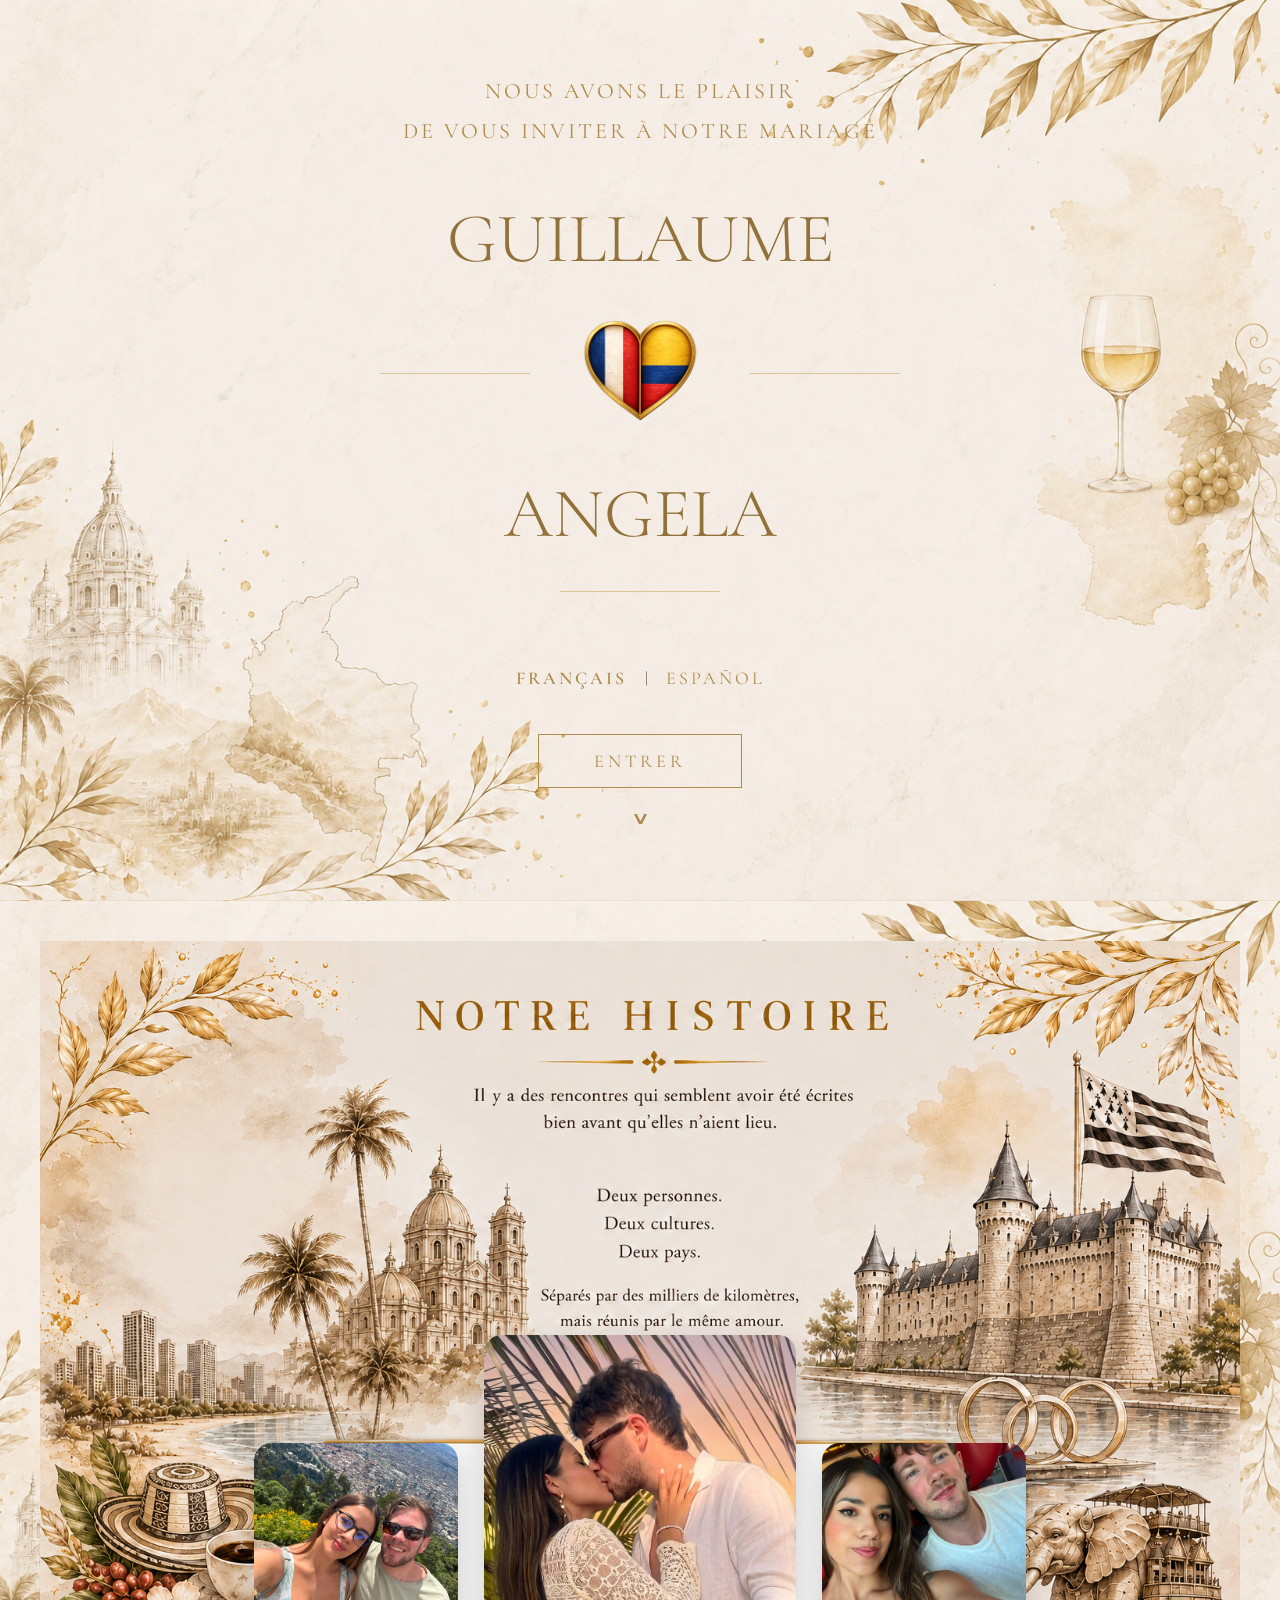
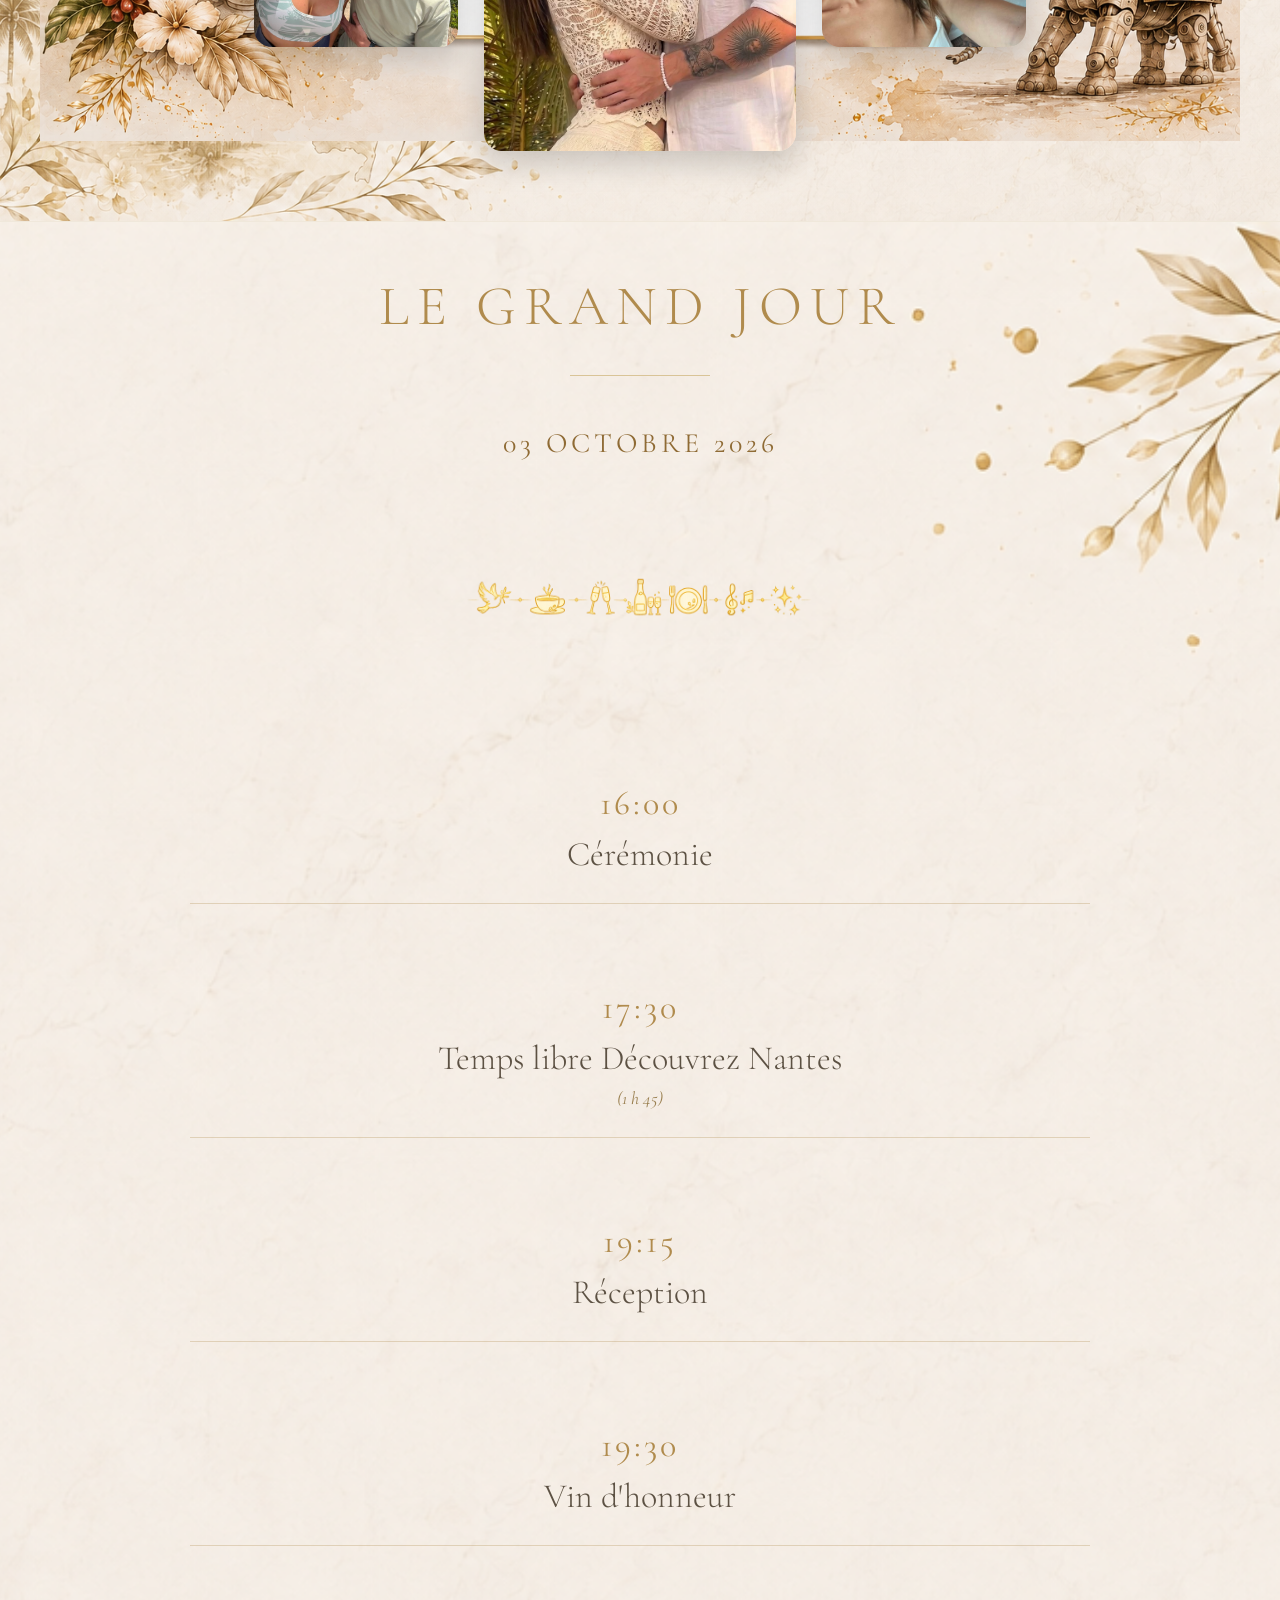
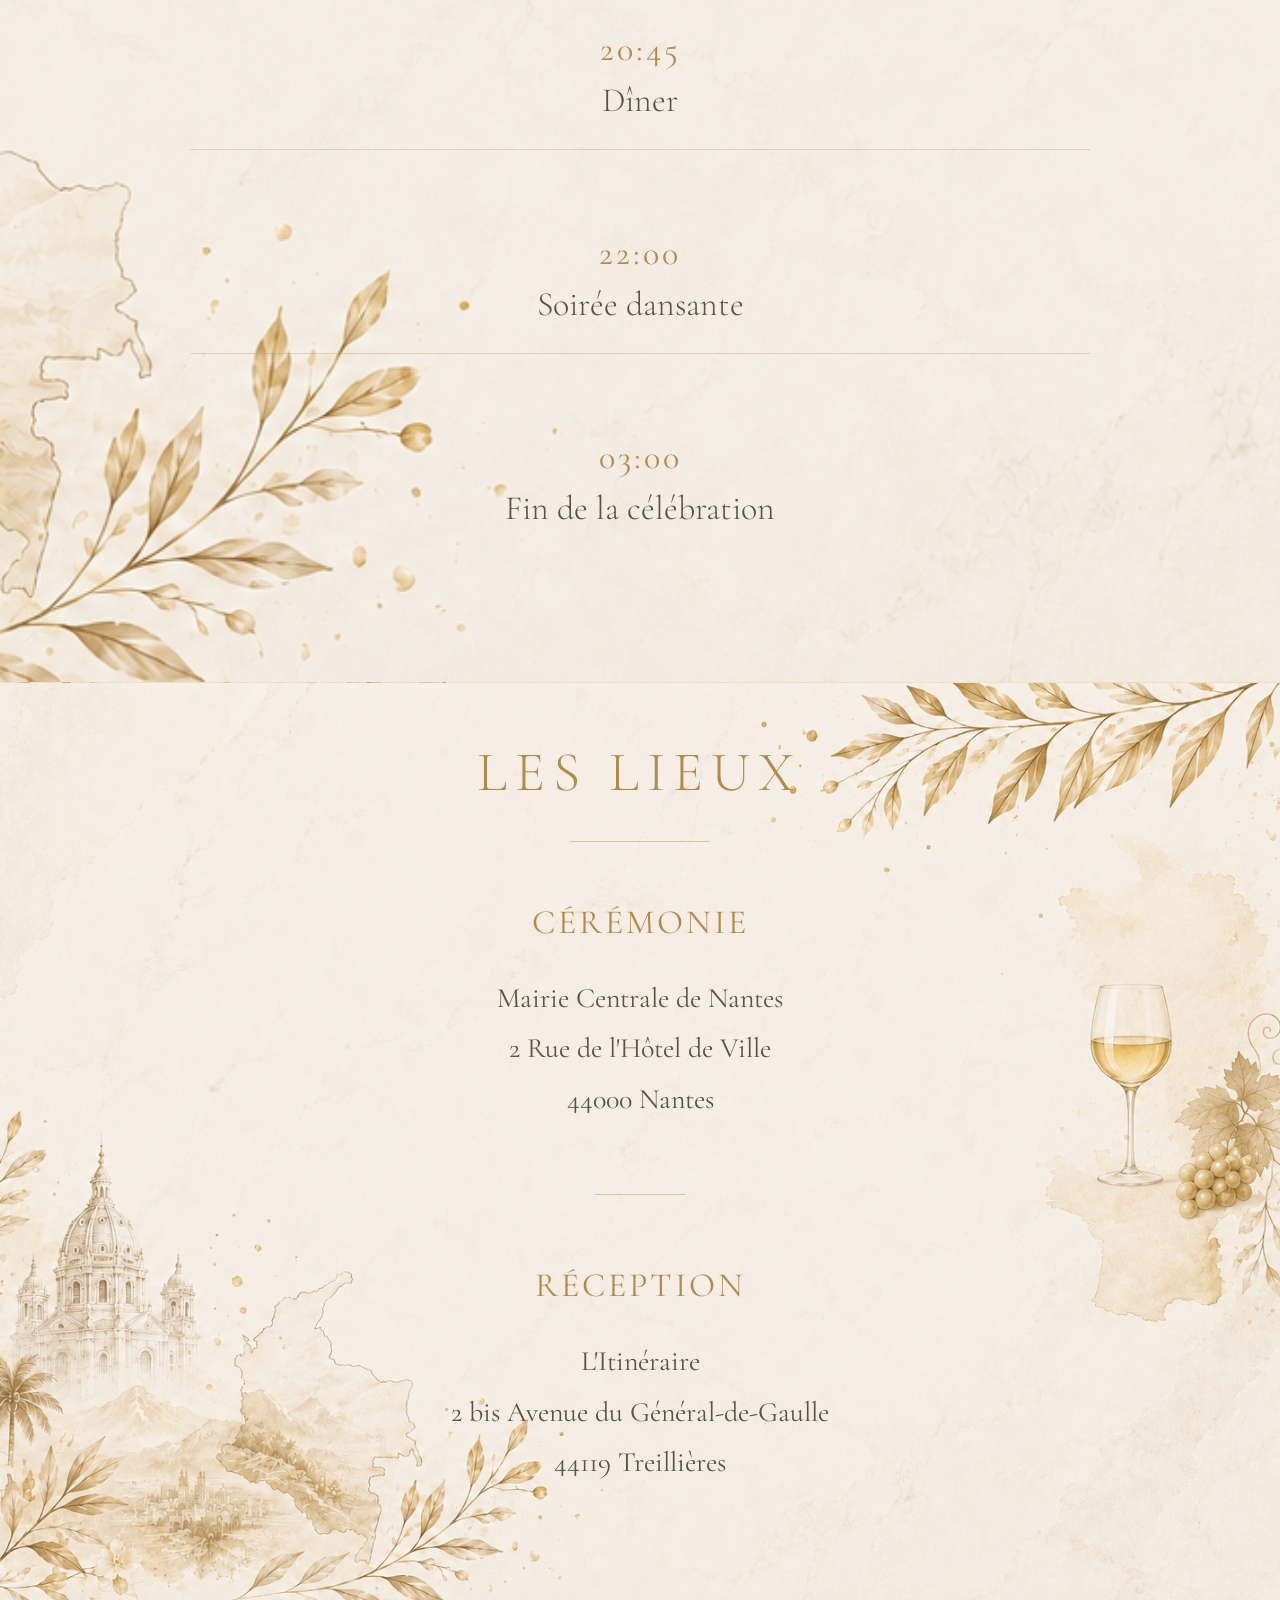
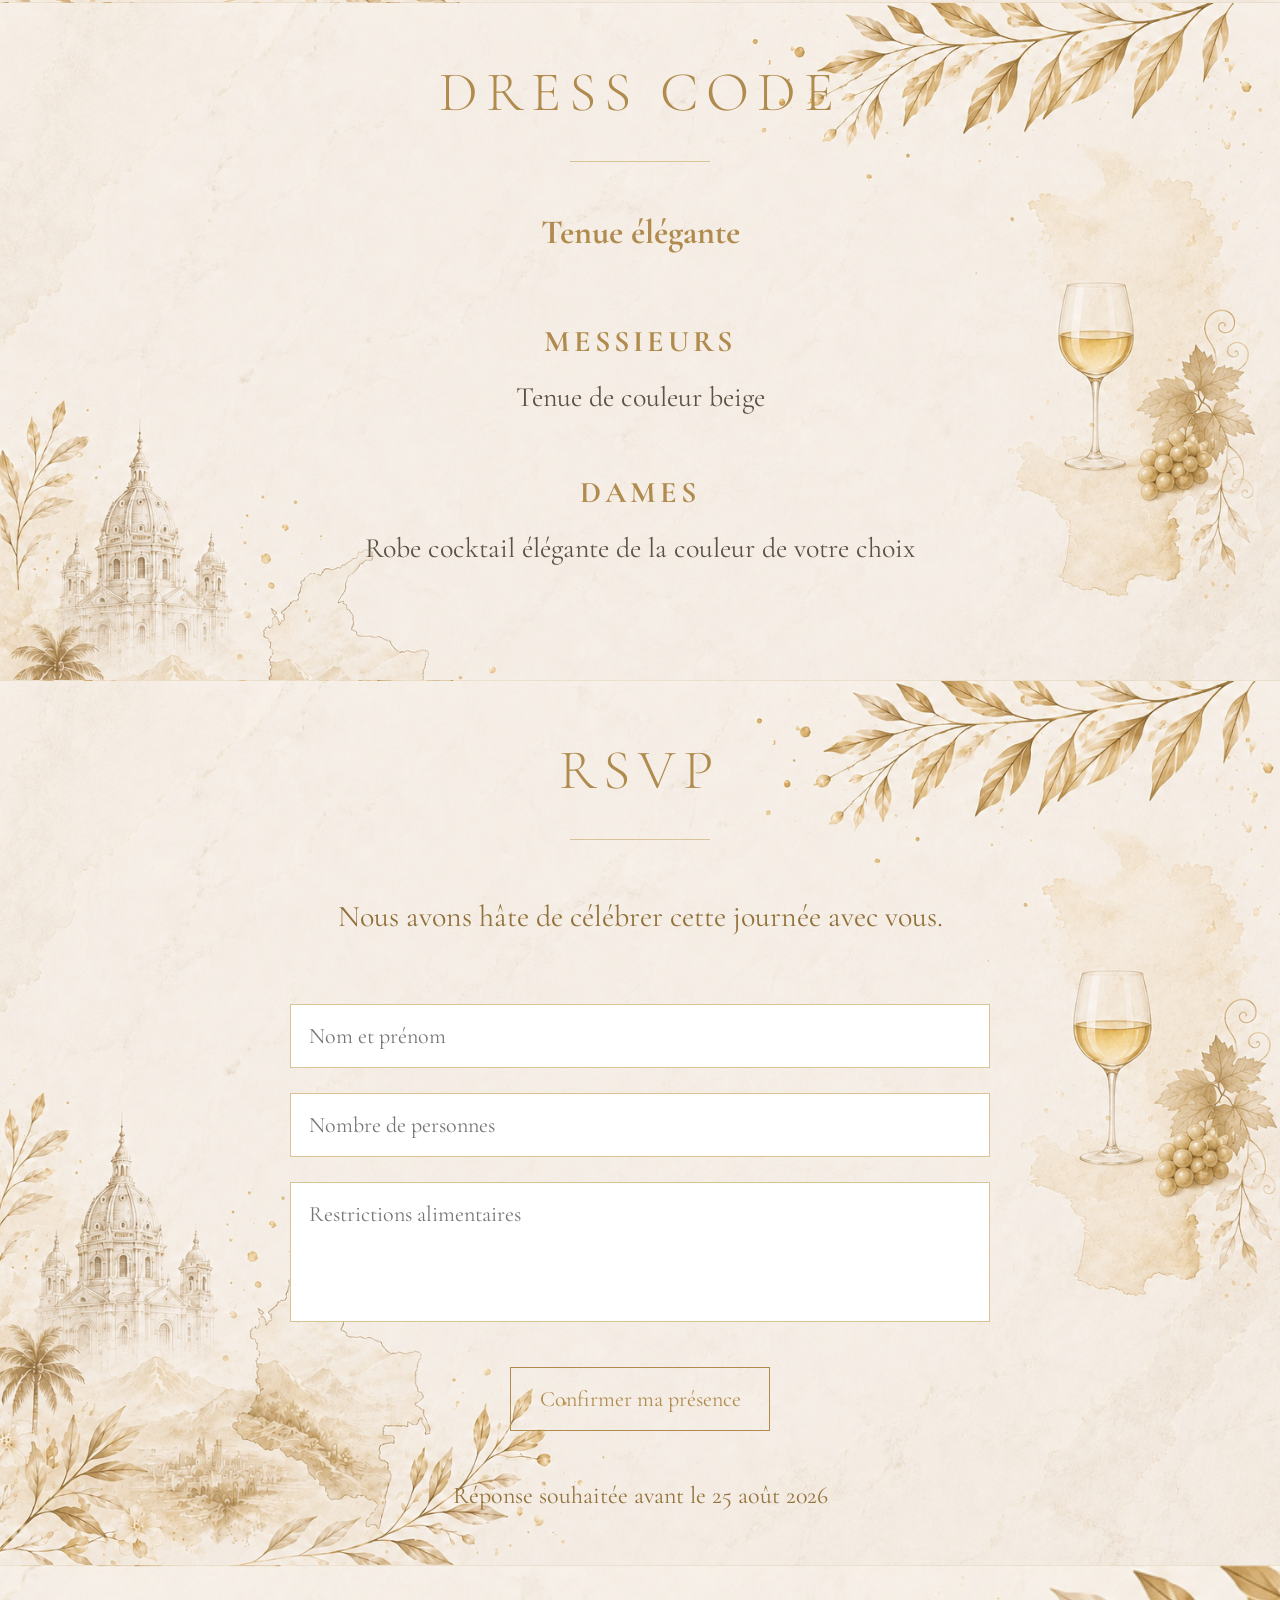
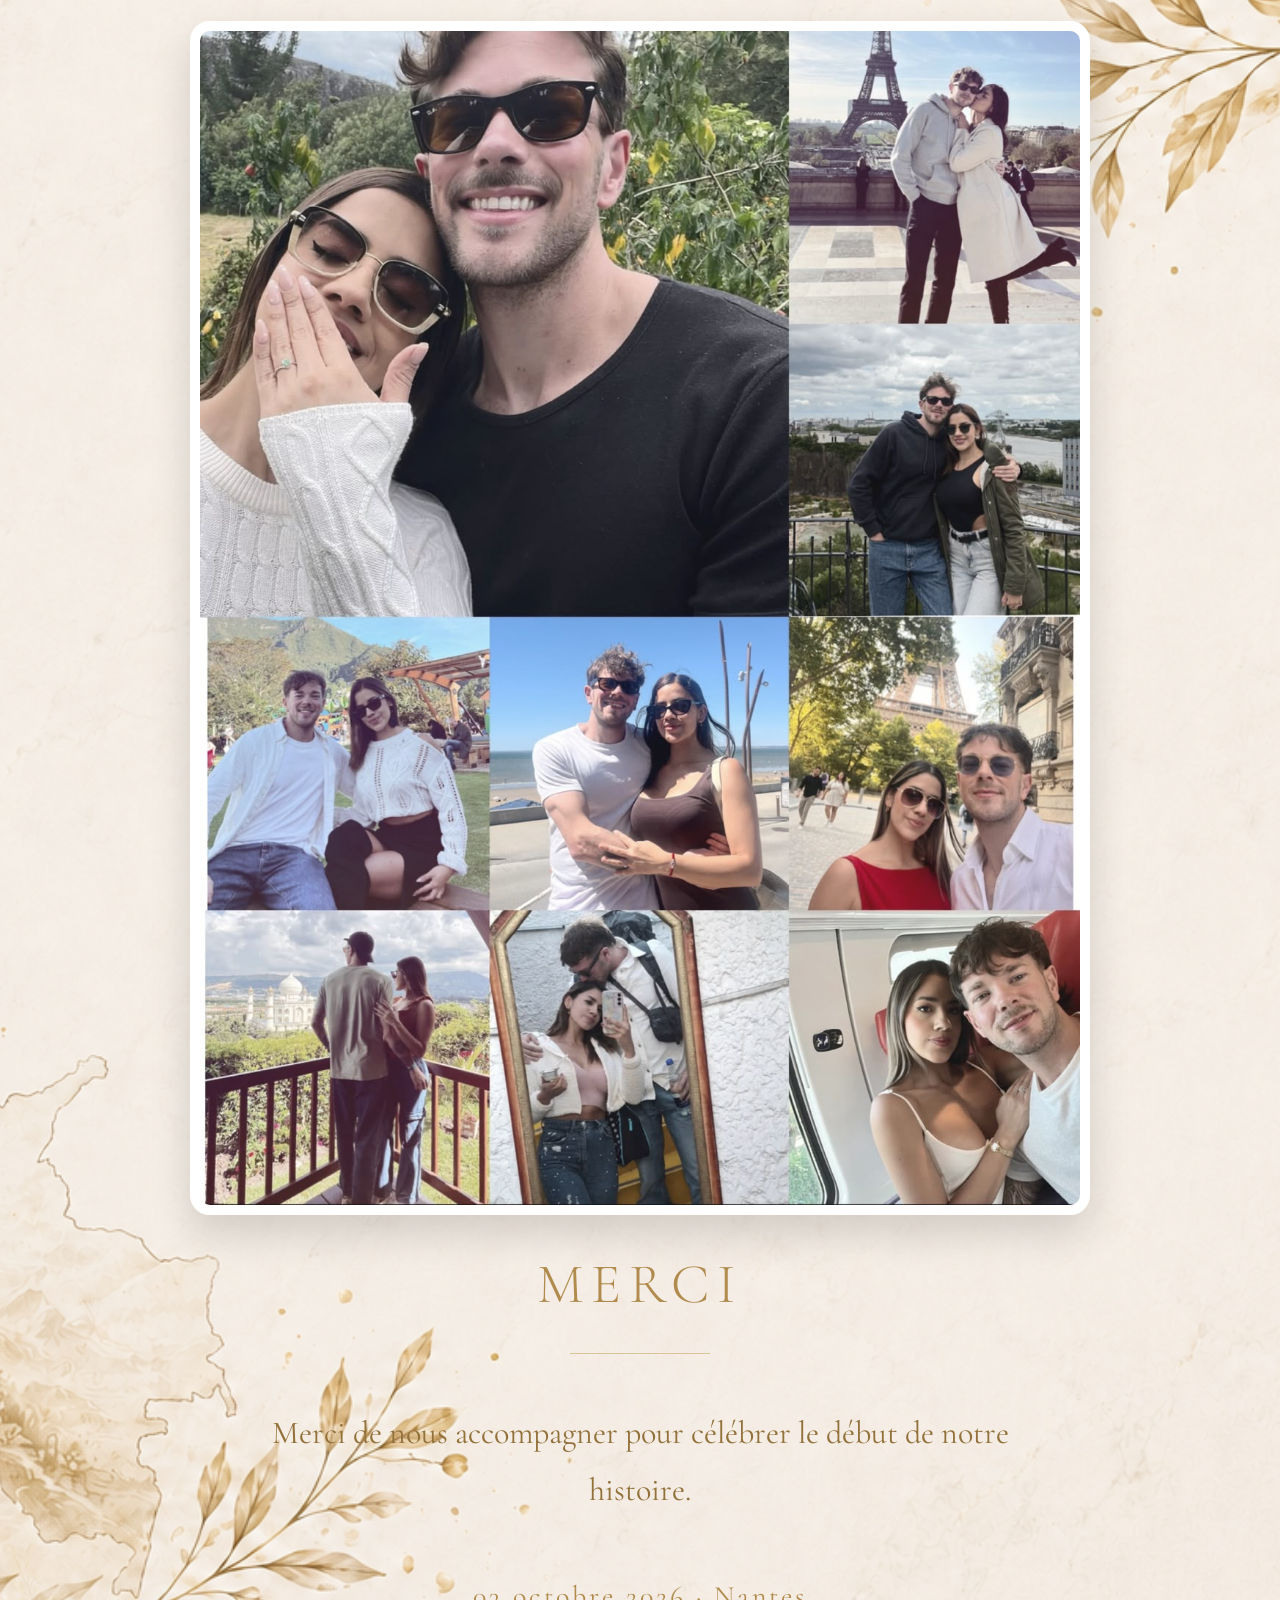
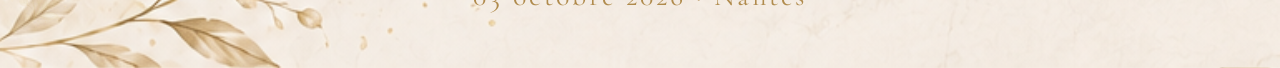
<file: index.html>
<!DOCTYPE html>
<html lang="fr">

<head>

    <meta charset="UTF-8">
    <meta name="viewport" content="width=device-width, initial-scale=1.0">

    <title>Guillaume & Angela</title>

<link rel="stylesheet" href="css/style.css">
<link rel="stylesheet" href="css/history.css">
<link rel="stylesheet" href="css/timeline.css">

    <link rel="preconnect" href="https://fonts.googleapis.com">
    <link rel="preconnect" href="https://fonts.gstatic.com" crossorigin>

    <link href="https://fonts.googleapis.com/css2?family=Cormorant+Garamond:wght@300;400;500;600&display=swap" rel="stylesheet">

</head>

<body>

<!-- =========================
        PORTADA
========================= -->

<section class="hero" id="hero">

    <!-- Decoración -->

    <img src="images/leaves-top-right.png"
         class="leaf leaf-top"
         alt="">

    <img src="images/leaves-bottom-left.png"
         class="leaf leaf-bottom"
         alt="">

    <!-- Texto superior -->

    <p id="heroText" class="hero-top">

        NOUS AVONS LE PLAISIR<br>
        DE VOUS INVITER À NOTRE MARIAGE

    </p>

    <!-- Nombres -->

    <h1 id="nameTop" class="name-top">

        GUILLAUME

    </h1>

    <div class="line-container">

        <div class="line"></div>

        <div class="heart">

            <img src="images/heart-fr-co.png"
                 alt="France Colombie">

        </div>

        <div class="line"></div>

    </div>

    <h1 id="nameBottom" class="name-bottom">

        ANGELA

    </h1>

    <div class="line-small"></div>

    </p>

    <!-- Cambio de idioma -->

    <div class="languages">

        <button id="fr"
                class="lang active">

            FRANÇAIS

        </button>

        <span>|</span>

        <button id="es"
                class="lang">

            ESPAÑOL

        </button>

    </div>

    <!-- Botón -->

    <button id="enterBtn"
            class="enter-btn">

        ENTRER

    </button>

    <!-- Flecha -->

    <div class="arrow">

        &#709;

    </div>

</section>

<!-- =========================
     NUESTRA HISTORIA
========================= -->

<section class="history" id="history">

    <img src="images/leaves-top-right.png"
         class="leaf leaf-top"
         alt="">

    <img src="images/leaves-bottom-left.png"
         class="leaf leaf-bottom"
         alt="">
<div class="history-container">

    <!-- Imagen compuesta -->
    <div class="history-wrapper">

        <img src="images/histoire.png"
             class="history-background"
             alt="Notre Histoire">

        <div class="history-gallery">

            <img src="images/couple/left.jpg"
                 class="photo photo-left"
                 alt="">

            <img src="images/couple/center.jpg"
                 class="photo photo-center"
                 alt="">

            <img src="images/couple/right.jpg"
                 class="photo photo-right"
                 alt="">

        </div>

    </div>

</div>

</section>

<!-- ==========================================
              LE GRAND JOUR
=========================================== -->

<section class="timeline" id="timeline">

    <img src="images/leaves-top-right.png"
         class="leaf leaf-top"
         alt="">

    <img src="images/leaves-bottom-left.png"
         class="leaf leaf-bottom"
         alt="">

    <div class="timeline-container">

 <h2 id="timelineTitle" class="section-title">
    LE GRAND JOUR
</h2>

        <div class="gold-line"></div>

        <p
            id="timelineDate"
            class="timeline-date">

            03 OCTOBRE 2026

        </p>
<img
    src="images/timeline-icons.png"
    class="timeline-icons"
    alt="Timeline Icons">
        <div class="timeline-item">

            <span class="time">

                16:00

            </span>

            <h3 id="event1">

                Cérémonie

            </h3>

        </div>
<div class="timeline-item">

    <span class="time">
        17:30
    </span>

    <h3 id="eventFree">
        Temps libre
Découvrez Nantes
    </h3>

    <p class="timeline-note">
        (1 h 45)
    </p>

</div>
        <div class="timeline-item">

            <span class="time">

                19:15

            </span>

            <h3 id="event2">

                Réception

            </h3>

        </div>

        <div class="timeline-item">

            <span class="time">

                19:30

            </span>

            <h3 id="event3">

                Vin d'honneur

            </h3>

        </div>

        <div class="timeline-item">

            <span class="time">

                20:45

            </span>

            <h3 id="event4">

                Dîner

            </h3>

        </div>

        <div class="timeline-item">

            <span class="time">

                22:00

            </span>

            <h3 id="event5">

                Soirée dansante

            </h3>

        </div>

        <div class="timeline-item">

            <span class="time">

                03:00

            </span>

            <h3 id="event6">

                Fin de la célébration

            </h3>

        </div>

    </div>

</section>

<!-- ==========================================
                 LES LIEUX
=========================================== -->

<section class="places" id="places">

    <img src="images/leaves-top-right.png"
         class="leaf leaf-top"
         alt="">

    <img src="images/leaves-bottom-left.png"
         class="leaf leaf-bottom"
         alt="">

    <div class="places-container">

<h2 id="placesTitle" class="section-title">
    LES LIEUX
</h2>

        <div class="gold-line"></div>

        <div class="place-card">

            <h3 id="ceremonyTitle">

                CÉRÉMONIE

            </h3>

            <p>

                Mairie Centrale de Nantes

            </p>

            <p>

                2 Rue de l'Hôtel de Ville

            </p>

            <p>

                44000 Nantes

            </p>

        </div>

        <div class="gold-line small"></div>

        <div class="place-card">

            <h3 id="receptionTitle">

                RÉCEPTION

            </h3>

            <p>

                L'Itinéraire

            </p>

            <p>

                2 bis Avenue du Général-de-Gaulle

            </p>

            <p>

                44119 Treillières

            </p>

        </div>

    </div>

</section>
<!-- ==========================================
                 DRESS CODE
=========================================== -->

<section class="dresscode" id="dresscode">

    <img src="images/leaves-top-right.png"
         class="leaf leaf-top"
         alt="">

    <img src="images/leaves-bottom-left.png"
         class="leaf leaf-bottom"
         alt="">

    <div class="dresscode-container">

        <h2 id="dressTitle" class="section-title">

            DRESS CODE

        </h2>

        <div class="gold-line"></div>

        <h3 id="dressSubtitle">

            Tenue Élégante

        </h3>

        <div class="dress-block">

            <h4 id="gentlemenTitle">

                MESSIEURS

            </h4>

            <p id="gentlemenText">

            Tenue de couleur Beige
            </p>

        </div>

        <div class="dress-block">

            <h4 id="ladiesTitle">

                DAMES

            </h4>

            <p id="ladiesText">

                Tenue cocktail élégante

            </p>
</div>

    </div>

</section>

<!-- ==========================================
                     CONFIRMATION
=========================================== -->

<section class="rsvp" id="rsvp">

    <img src="images/leaves-top-right.png"
         class="leaf leaf-top"
         alt="">

    <img src="images/leaves-bottom-left.png"
         class="leaf leaf-bottom"
         alt="">

    <div class="rsvp-container">

        <h2 id="rsvpTitle" class="section-title">

            CONFIRMATION

        </h2>

        <div class="gold-line"></div>

        <p id="rsvpMessage">

            Nous avons hâte de célébrer
            cette journée avec vous.

        </p>
<form
    class="rsvp-form"
    action="https://formspree.io/f/mpqvwoay"
    method="POST">

    <input
        id="nameInput"
        name="Nom"
        type="text"
        placeholder="Nom et prénom"
        required>

    <input
        id="guestsInput"
        name="Nombre de personnes"
        type="number"
        placeholder="Nombre de personnes"
        required>

    <textarea
        id="foodInput"
        name="Restrictions alimentaires"
        placeholder="Restrictions alimentaires"></textarea>

    <button
        id="confirmBtn"
        type="submit">
        Confirmer ma présence
    </button>

<input type="hidden" name="_next" value="https://angelajuliethgonzalezcamacho-netizen.github.io/guillaume-angela-wedding/merci.html">
</form>

        <p
           id="deadline"
           class="deadline">

            Réponse souhaitée avant le
            25 août 2026

        </p>

    </div>

</section>

<!-- ==========================================
                  MERCI
=========================================== -->

<section class="thanks" id="thanks">

    <img src="images/leaves-top-right.png"
         class="leaf leaf-top"
         alt="">

    <img src="images/leaves-bottom-left.png"
         class="leaf leaf-bottom"
         alt="">

    <div class="thanks-container">

        <img src="images/final_photo.jpg" class="final-photo" alt="">

        <h2
            id="thanksTitle"
            class="section-title">

            MERCI

        </h2>

        <div class="gold-line"></div>

        <p
           id="thanksMessage"
           class="thanks-text">

            Merci de nous accompagner
            pour célébrer le début de notre histoire.

        </p>

        <p
            id="thanksDate"
            class="thanks-date">
      </p>

    </div>

</section>

<script src="js/script.js"></script>

</body>

</html>
</file>
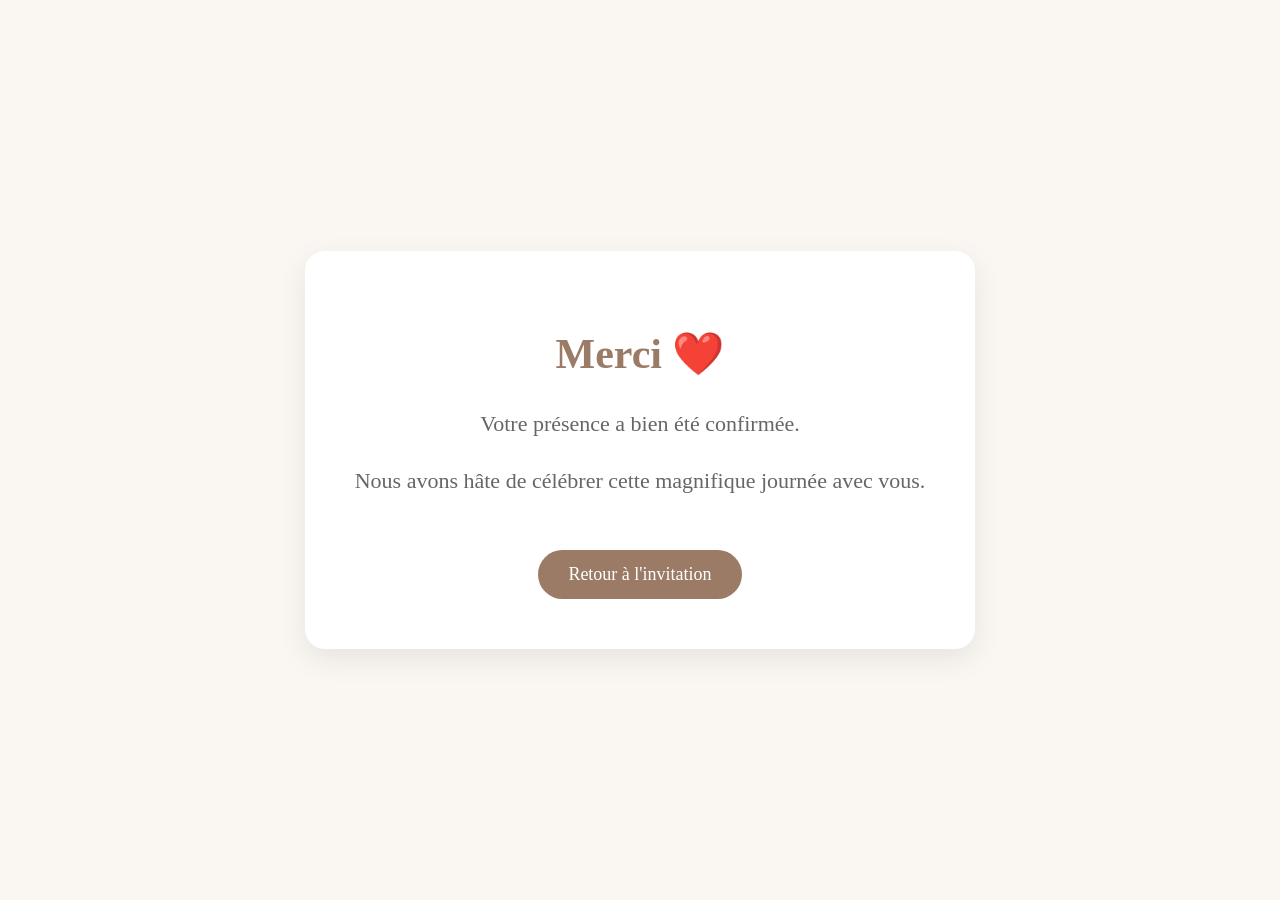
<file: merci.html>
<!DOCTYPE html>
<html lang="fr">
<head>
    <meta charset="UTF-8">
    <meta name="viewport" content="width=device-width, initial-scale=1.0">
    <title>Merci</title>

    <style>
        body{
            margin:0;
            font-family: Georgia, serif;
            background:#faf6f2;
            display:flex;
            justify-content:center;
            align-items:center;
            height:100vh;
            text-align:center;
        }

        .box{
            background:white;
            padding:50px;
            border-radius:20px;
            box-shadow:0 10px 30px rgba(0,0,0,.08);
            max-width:600px;
        }

        h1{
            color:#9b7b66;
            font-size:42px;
        }

        p{
            font-size:22px;
            color:#666;
            line-height:1.6;
        }

        a{
            display:inline-block;
            margin-top:30px;
            padding:14px 30px;
            background:#9b7b66;
            color:white;
            text-decoration:none;
            border-radius:30px;
            font-size:18px;
        }

        a:hover{
            background:#866654;
        }
    </style>
</head>

<body>

<div class="box">

<h1>Merci ❤️</h1>

<p>
Votre présence a bien été confirmée.
</p>

<p>
Nous avons hâte de célébrer cette magnifique journée avec vous.
</p>

<a href="index.html">
Retour à l'invitation
</a>

</div>

</body>
</html>
</file>
<file: css/style.css>
/* ===================================================
   GUILLAUME & ANGELA
   VERSION 2.0
=================================================== */

*{
    margin:0;
    padding:0;
    box-sizing:border-box;
}

html{

    scroll-behavior:smooth;

}

body{

    background:#f8f5ef;

    color:#5c5143;

    font-family:'Cormorant Garamond',serif;

    overflow-x:hidden;

}

/* ==========================
        VARIABLES
========================== */

:root{

    --gold:#b08b4d;

    --gold-light:#d9c497;

    --gold-dark:#92713a;

    --cream:#f8f5ef;

    --text:#5c5143;

    --line:#d8c49a;

}

/* ==========================
        TITULOS
========================== */

.section-title{

    font-size:56px;

    font-weight:300;

    letter-spacing:8px;

    text-align:center;

    color:var(--gold);

}

.gold-line{

    width:140px;

    height:1px;

    background:var(--gold-light);

    margin:35px auto 50px;

}

/* ==========================
        HOJAS
========================== */

.leaf{

    position:absolute;

    width:230px;

    opacity:.18;

    pointer-events:none;

}

.leaf-top{

    top:0;

    right:0;

}

.leaf-bottom{

    bottom:0;

    left:0;

}

/* ==========================
        PORTADA
========================== */

.hero{

    position:relative;

    min-height:100vh;

    display:flex;

    flex-direction:column;

    justify-content:center;

    align-items:center;

    text-align:center;

    padding:60px 30px 100px;

    overflow:hidden;

    background:
        url("../images/background.png") center center / cover no-repeat;

}

.hero-top{

    font-size:22px;

    letter-spacing:3px;

    line-height:1.8;

    color:var(--gold);

}

.name-top{

    margin-top:45px;

    font-size:70px;

    font-weight:300;

    color:var(--gold-dark);

}

.name-bottom{

    margin-top:35px;

    font-size:70px;

    font-weight:300;

    color:var(--gold-dark);

}

.line-container{

    width:100%;

    max-width:520px;

    display:flex;

    align-items:center;

    justify-content:center;

    gap:20px;

    margin-top:30px;

}

.line{

    flex:1;

    height:1px;

    background:var(--gold-light);

}

.line-small{

    width:160px;

    height:1px;

    background:var(--gold-light);

    margin:35px auto;

}

.heart img{

    width:180px;

}

.date{

    font-size:30px;

    color:var(--gold);

    letter-spacing:4px;

}/* ===================================================
        BOTONES
=================================================== */

.languages{

    display:flex;

    align-items:center;

    justify-content:center;

    gap:18px;

    margin-top:40px;

}

.languages button{

    background:none;

    border:none;

    cursor:pointer;

    font-family:'Cormorant Garamond',serif;

    font-size:18px;

    letter-spacing:3px;

    color:var(--gold);

    transition:.35s;

}

.languages button:hover{

    opacity:.6;

}

.languages button.active{

    font-weight:600;

}

.enter-btn{

    margin-top:45px;

    padding:15px 55px;

    background:transparent;

    border:1px solid var(--gold);

    color:var(--gold);

    letter-spacing:4px;

    font-size:18px;

    cursor:pointer;

    transition:.35s;

    font-family:'Cormorant Garamond',serif;

}

.enter-btn:hover{

    background:var(--gold);

    color:white;

}

.arrow{

    position:absolute;

    bottom:40px;

    left:50%;

    transform:translateX(-50%);

    font-size:42px;

    color:var(--gold);

    animation:arrowMove 2s infinite;

}

@keyframes arrowMove{

0%{
transform:translate(-50%,0);
}

50%{
transform:translate(-50%,12px);
}

100%{
transform:translate(-50%,0);
}

}

    /* ===================================================
            SECCIONES
    =================================================== */
    
    /* Decoración de fondo */
.history,
.timeline,
.places,
.dresscode,
.rsvp,
.thanks{
    padding:55px 40px;

    background:
        url("../images/background.png") center top / cover repeat-y;

    overflow:hidden;

    border-top:1px solid rgba(176,139,77,.12);

}

/* ==========================================
   CONTENEDORES
========================================== */

.history-container,
.timeline-container,
.places-container,
.dresscode-container,
.rsvp-container,
.thanks-container{

    position:relative;

    z-index:2;

    width:100%;

    max-width:1200px;

    margin:0 auto;

    }/* ===================================================
                    LE GRAND JOUR
    =================================================== */

    .timeline-date{

        text-align:center;

        font-size:30px;

        color:var(--gold);

        letter-spacing:4px;

        margin-bottom:70px;

    }

    .timeline-item{

        text-align:center;

        margin-bottom:55px;

    }

    .time{

        display:block;

        font-size:34px;

        color:var(--gold);

        margin-bottom:12px;

        letter-spacing:3px;

    }

    .timeline-item h3{

        font-size:34px;

        font-weight:300;

        color:var(--text);

    }

    /* ===================================================
                    LES LIEUX
    =================================================== */

    .place-card{

        max-width:700px;

        margin:60px auto;

        text-align:center;

    }

    .place-card h3{

        font-size:34px;

        color:var(--gold);

        font-weight:400;

        letter-spacing:3px;

        margin-bottom:30px;

    }

    .place-card p{

        font-size:28px;

        line-height:1.8;

        color:var(--text);

    }

    .gold-line.small{

        width:90px;

        margin:70px auto;

    }

    /* ===================================================
                    DRESS CODE
    =================================================== */

    #dressSubtitle{

        text-align:center;

        font-size:34px;

        color:var(--gold);

        margin-bottom:70px;

    }

    .dress-block{

        text-align:center;

        margin-bottom:60px;

    }

    .dress-block h4{

        font-size:30px;

        color:var(--gold);

        letter-spacing:4px;

        margin-bottom:20px;

    }

    .dress-block p{

        font-size:28px;

        color:var(--text);

    }

    /* ===================================================
                        CONFIRMATION
    =================================================== */

    .rsvp-message,
    #rsvpMessage{

        text-align:center;

        font-size:30px;

        line-height:1.8;

        margin-bottom:60px;

        color:var(--gold-dark);

    }

    .rsvp-form{

        max-width:700px;

        margin:auto;

        display:flex;

        flex-direction:column;

        gap:25px;

    }

    .rsvp-form input,
    .rsvp-form textarea{

        width:100%;

        padding:18px;

        border:1px solid var(--gold-light);

        background:white;

        font-family:'Cormorant Garamond',serif;

        font-size:22px;

        color:var(--text);

    }

    .rsvp-form textarea{

        height:140px;

        resize:none;

    }

    .rsvp-form button{

        width:260px;

        margin:20px auto 0;

        padding:18px;

        border:1px solid var(--gold);

        background:transparent;

        color:var(--gold);

        font-size:22px;

        cursor:pointer;

        transition:.35s;

        font-family:'Cormorant Garamond',serif;

    }

    .rsvp-form button:hover{

        background:var(--gold);

        color:white;

    }

    .deadline{

        text-align:center;

        margin-top:50px;

        font-size:24px;

        color:var(--gold-dark);

    }/* ===================================================
                        GRACIAS
    =================================================== */

    .final-photo{
    width:100%;
    max-width:900px;
    height:auto;
    display:block;
    margin:0 auto 35px;
    border:10px solid #fff;
    border-radius:20px;
    object-fit:cover;
    box-shadow:0 18px 40px rgba(0,0,0,.15);

    }

    .thanks-text{

        max-width:800px;

        margin:0 auto;

        text-align:center;

        font-size:32px;

        line-height:1.8;

        color:var(--gold-dark);

    }

    .thanks-date{

        margin-top:60px;

        text-align:center;

        font-size:28px;

        letter-spacing:3px;

        color:var(--gold);

    }

    /* ===================================================
                    ANIMACIONES
    =================================================== */

    section{

        opacity:0;

        transform:translateY(60px);

        transition:1s ease;

    }

    section.show{

        opacity:1;

        transform:translateY(0);

    }

    /* ===================================================
                    RESPONSIVE
    =================================================== */

    @media(max-width:992px){

    .section-title{

    font-size:42px;

    letter-spacing:4px;

    }

    .hero-top{

    font-size:18px;

    }

    .name-top,
    .name-bottom{

    font-size:52px;

    }

    .heart img{

    width:130px;

    }

    .date{

    font-size:24px;

    }


    .timeline-item h3{

    font-size:28px;

    }

    .place-card p{

    font-size:22px;

    }

    .dress-block p{

    font-size:22px;

    }

    .thanks-text{

    font-size:26px;

    }

    }
@media(max-width:768px){

.hero{
    padding:45px 20px 70px;

}

.section-title{
    font-size:34px;
    letter-spacing:3px;
}

.hero-top{
    font-size:16px;
}

.name-top,
.name-bottom{
    font-size:42px;
}

.line-container{
    max-width:320px;
}

.heart img{
    width:95px;
}

.date{
    font-size:20px;
    letter-spacing:2px;
}

.languages{
    gap:12px;
}

.languages button{
    font-size:15px;
}

.enter-btn{
    padding:12px 35px;
    font-size:15px;
}

.arrow{
    font-size:34px;
}

.history,
.timeline,
.places,
.dresscode,
.rsvp,
.thanks{

    position:relative;

    padding:60px 20px;

    background:
        url("../images/background.png") center top / cover repeat-y;

    overflow:hidden;

    border-top:none;

}

.timeline-date{
    font-size:22px;
}

.time{
    font-size:24px;
}

.timeline-item h3{
    font-size:22px;
}

.place-card h3{
    font-size:24px;
}

.place-card p{
    font-size:18px;
}

#dressSubtitle{
    font-size:24px;
}

.dress-block h4{
    font-size:22px;
}

.dress-block p{
    font-size:18px;
}

.rsvp-form input,
.rsvp-form textarea{
    font-size:18px;
}

.rsvp-form button{
    width:100%;
}

.deadline{
    font-size:18px;
}

.thanks-text{
    font-size:20px;
}

.thanks-date{
    font-size:18px;
}

.leaf{
    width:90px;
    opacity:.13;
}

}
   

    /* ===================================================
                        FIN
    =================================================== */
</file>
<file: css/history.css>
/* ==================================================
   NOTRE HISTOIRE
   Guillaume & Angela
================================================== */

.history{
    position:relative;
    padding:40px 40px 80px;

    background:
        url("../images/background.png") center top / cover repeat-y;
}

.history-container{
    width:100%;
    max-width:1200px;
    margin:0 auto;
}

.history-wrapper{
    position:relative;
    width:100%;
    max-width:1200px;
    margin:0 auto;
}

.history-background{
    display:block;
    width:100%;
    height:auto;
}

.history-gallery{
    position:absolute;
    inset:0;
}

/* ======================================
   FOTOGRAFÍAS
====================================== */

.photo{
    position:absolute;
    object-fit:cover;
    border-radius:18px;
    box-shadow:0 12px 30px rgba(0,0,0,.18);
}

/* Izquierda */

.photo-left{
    width:17%;
    aspect-ratio:1/1;
    left:17.8%;
    top:62.8%;
}

/* Centro */

.photo-center{
    width:26%;
    aspect-ratio:3/4;
    left:37%;
    top:49.2%;
}

/* Derecha */

.photo-right{
    width:17%;
    aspect-ratio:1/1;
    right:17.8%;
    top:62.8%;
}

/* ======================================
   RESPONSIVE
====================================== */

@media (max-width:768px){

.history{
    padding:30px 15px 60px;
}

.photo-left{
    width:22%;
    left:10%;
    top:66%;
}

.photo-center{
    width:34%;
    left:33%;
    top:55%;
}

.photo-right{
    width:22%;
    right:10%;
    top:66%;
}

}
</file>
<file: css/timeline.css>
/* ==========================================
   LE GRAND JOUR
========================================== */

.timeline{

    position:relative;

    min-height:auto;

    padding:50px 30px 70px;

    background:
        url("../images/background.png")
        center center / cover no-repeat;

    overflow:hidden;

}

.timeline-container{

    position:relative;
    z-index:2;

    max-width:900px;
    margin:0 auto;

    text-align:center;

}

.timeline-title-fr{

    font-family:'Cormorant Garamond',serif;
    font-size:56px;
    font-weight:300;
    letter-spacing:8px;
    color:#b08b4d;
    margin-bottom:10px;

}

.timeline-title-es{

    font-family:'Cormorant Garamond',serif;
    font-size:22px;
    font-weight:300;
    letter-spacing:4px;
    color:#b89963;
    margin-bottom:30px;

}

.timeline-divider{

    width:140px;
    height:1px;
    background:#b89963;
    margin:0 auto 40px;

}

.timeline-date{

    font-family:'Cormorant Garamond',serif;
    font-size:28px;
    color:#8f6b35;

    margin-bottom:25px;

}

.timeline-item{

    padding:28px 0;

    border-bottom:1px solid rgba(184,153,99,.35);

}

.timeline-item:last-child{

    border-bottom:none;

}

.time{

    display:block;
    font-family:'Cormorant Garamond',serif;
    font-size:34px;
    color:#b08b4d;
    margin-bottom:10px;

}

.event-fr{

    font-family:'Cormorant Garamond',serif;
    font-size:28px;
    font-weight:400;
    color:#6b5533;

}

.event-es{

    font-family:'Cormorant Garamond',serif;
    font-size:20px;
    font-weight:300;
    color:#9b8152;
    margin-top:5px;

}

.timeline-line{

    width:120px;
    height:1px;
    background:#d8c49a;
    margin:0 auto;

}

@media(max-width:768px){

.timeline{

    padding:80px 20px;

}

.timeline-title-fr{

    font-size:38px;
    letter-spacing:4px;

}

.timeline-title-es{

    font-size:18px;

}

.timeline-date{

    font-size:22px;

}

.time{

    font-size:28px;

}

.event-fr{

    font-size:24px;

}

.event-es{

    font-size:18px;

}

}/* ======================================
   ICONOS TIMELINE
====================================== */

.timeline-icons{

    display:block;

    width:360px;
    max-width:85%;

    margin:20px auto 30px;

    opacity:.95;


}.timeline-note{

    font-family:'Cormorant Garamond',serif;

    font-size:18px;

    color:#9b8152;

    margin-top:8px;

    font-style:italic;

}
</file>
